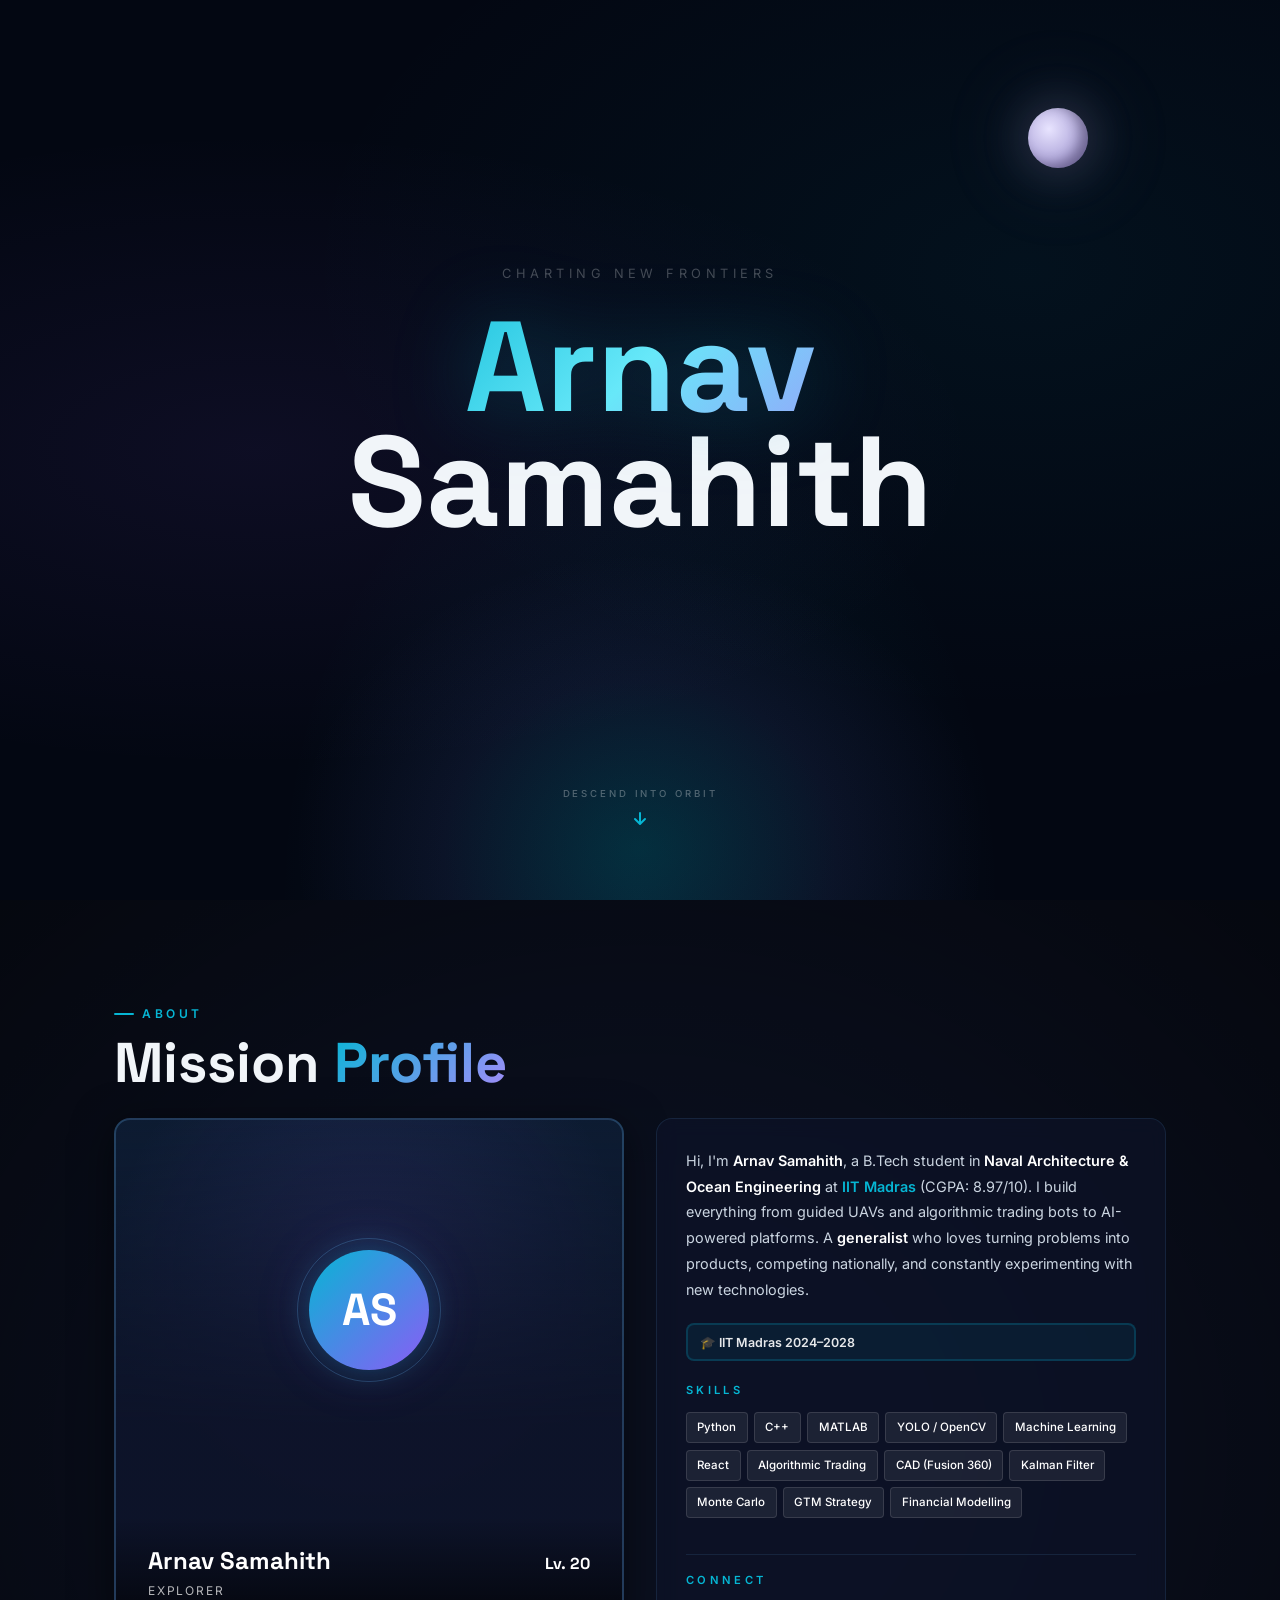
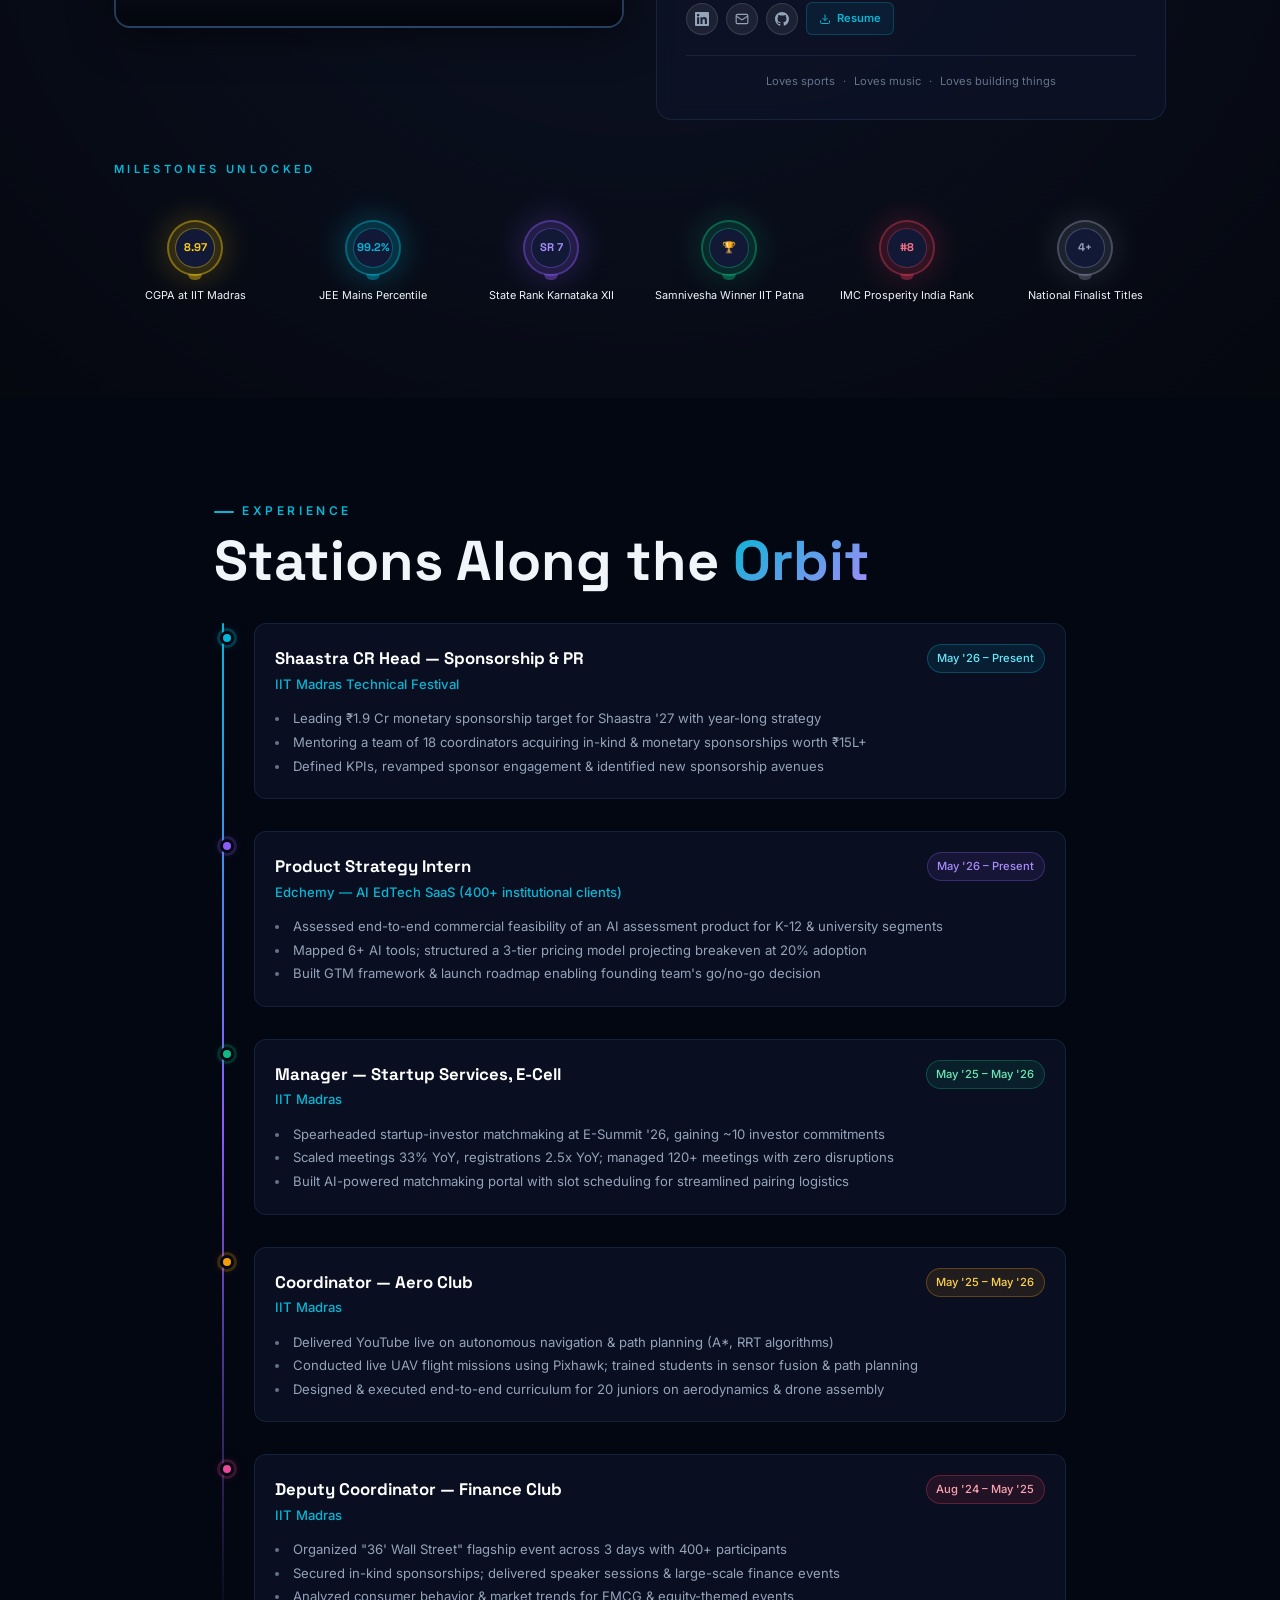
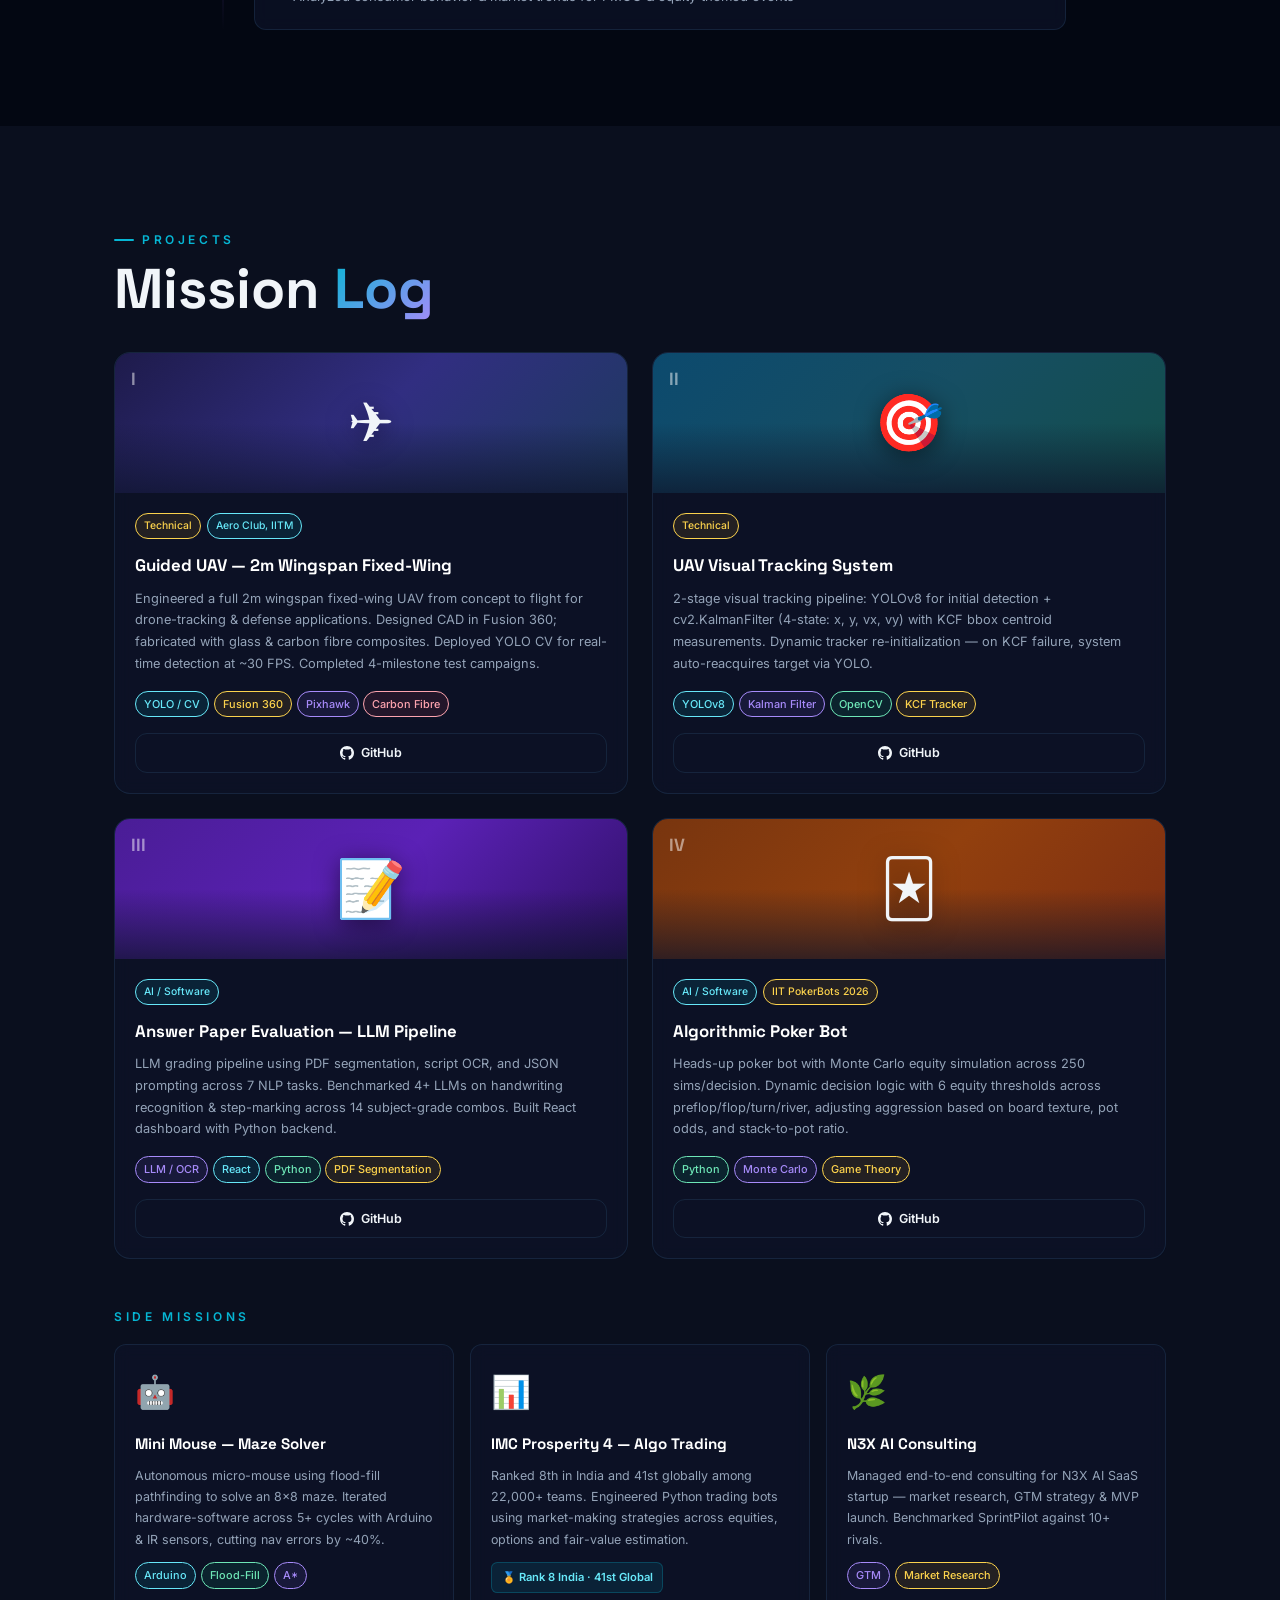
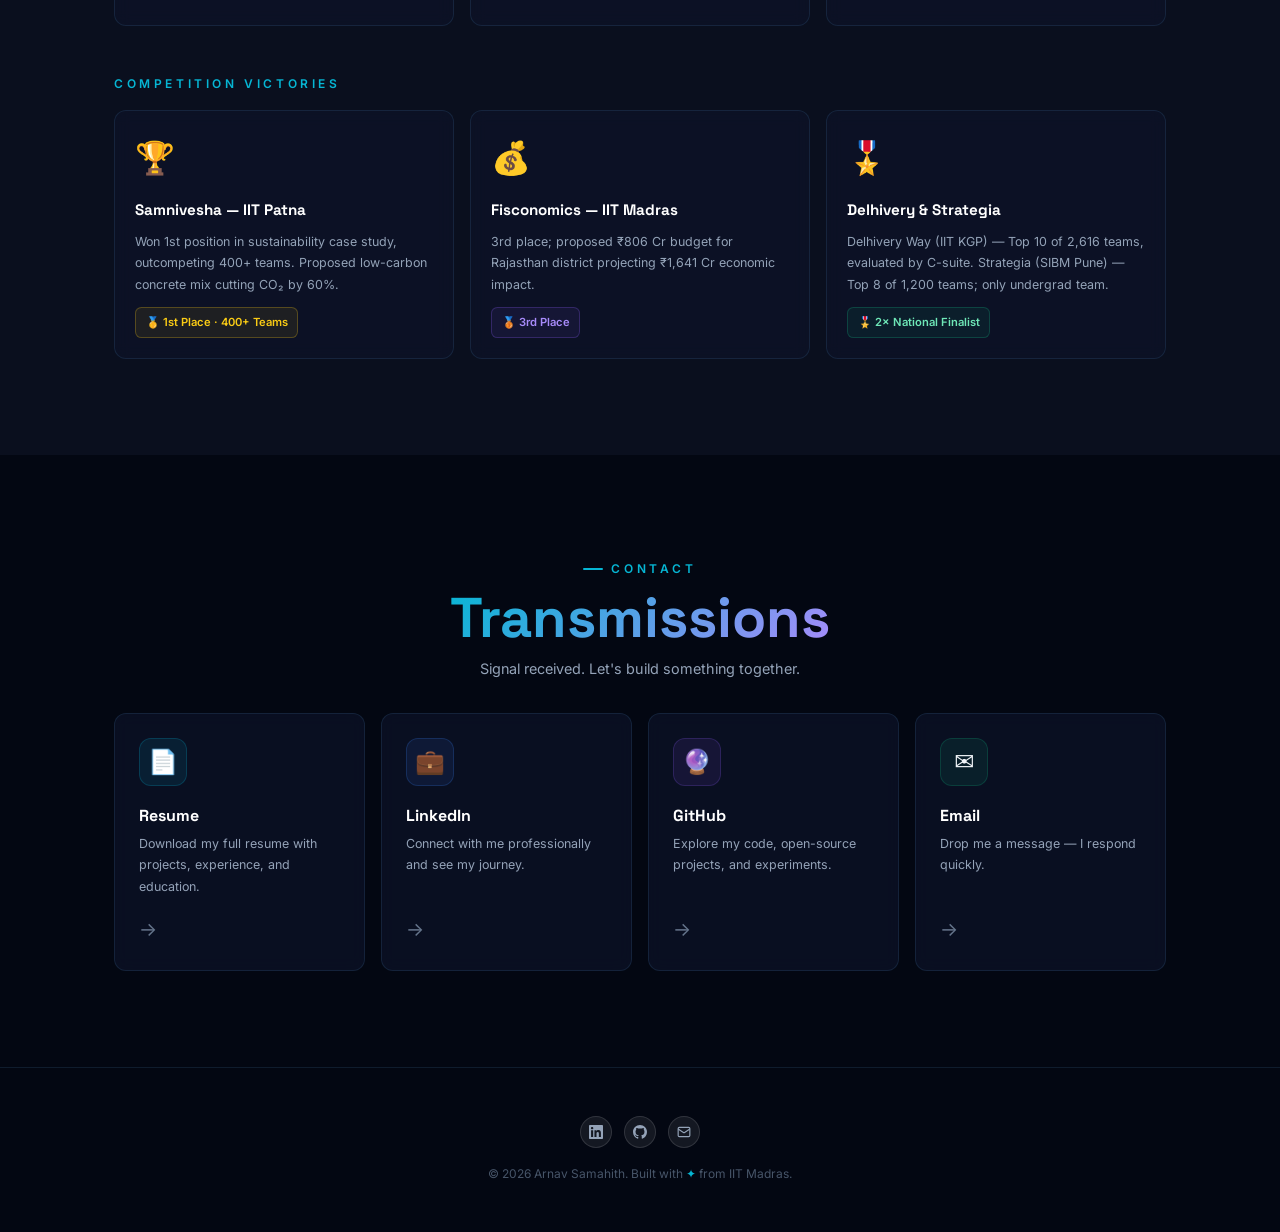
<file: index.html>
<!DOCTYPE html>
<html lang="en">
<head>
  <meta charset="UTF-8" />
  <meta name="viewport" content="width=device-width, initial-scale=1.0, viewport-fit=cover" />
  <meta name="theme-color" content="#030712" />
  <title>Arnav Samahith</title>
  <meta name="description" content="Arnav Samahith — Engineer | Builder | Strategist | IIT Madras | Building guided UAVs, algorithmic trading bots, and AI platforms" />
  <meta name="author" content="Arnav Samahith" />
  <meta name="keywords" content="Arnav Samahith, IIT Madras, software engineer, UAV, algorithmic trading, AI, portfolio" />
  <meta name="robots" content="index, follow" />
  <meta property="og:title" content="Arnav Samahith" />
  <meta property="og:description" content="Arnav Samahith — Engineer | Builder | Strategist | IIT Madras" />
  <meta property="og:type" content="website" />
  <link rel="stylesheet" href="css/style.css" />
</head>

<body>

  <!-- ═══════════════════════════════════════════════════════════
       NAVIGATION
       ═══════════════════════════════════════════════════════════ -->
  <nav class="nav" id="main-nav">
    <div class="nav-inner">
      <a href="#hero" class="nav-logo">
        <span class="accent">arnav</span><span class="dot">.</span>
      </a>
      <div class="nav-links">
        <a href="#about" class="nav-link" data-section="about">About</a>
        <a href="#experience" class="nav-link" data-section="experience">Experience</a>
        <a href="#projects" class="nav-link" data-section="projects">Projects</a>
        <a href="#contact" class="nav-link" data-section="contact">Contact</a>
      </div>
      <button class="nav-hamburger" id="hamburger-btn" aria-label="Open menu">
        <span></span><span></span><span></span>
      </button>
    </div>
  </nav>

  <!-- Mobile Menu -->
  <div class="mobile-overlay" id="mobile-menu">
    <button class="mobile-close" id="mobile-close" aria-label="Close menu">&times;</button>
    <a href="#about" class="mobile-link">About</a>
    <a href="#experience" class="mobile-link">Experience</a>
    <a href="#projects" class="mobile-link">Projects</a>
    <a href="#contact" class="mobile-link">Contact</a>
  </div>

  <main>

    <!-- ═══════════════════════════════════════════════════════════
         HERO
         ═══════════════════════════════════════════════════════════ -->
    <section class="hero" id="hero">
      <canvas class="hero-canvas" id="star-canvas"></canvas>
      <div class="celestial-body"></div>

      <div class="hero-content">
        <p class="hero-subtitle">charting new frontiers</p>
        <h1 class="hero-name">
          <span class="first">Arnav</span>
          <span class="last">Samahith</span>
        </h1>
      </div>

      <div class="hero-horizon"></div>

      <a href="#about" class="scroll-indicator">
        <span>descend into orbit</span>
        <svg width="18" height="18" viewBox="0 0 18 18" fill="none">
          <path d="M9 3L9 13M4 9L9 14L14 9" stroke="#06B6D4" stroke-width="2" stroke-linecap="round" stroke-linejoin="round"/>
        </svg>
      </a>
    </section>

    <!-- ═══════════════════════════════════════════════════════════
         ABOUT / MISSION PROFILE
         ═══════════════════════════════════════════════════════════ -->
    <section class="about-section" id="about">
      <div class="section-inner">

        <div class="reveal">
          <p class="section-label">About</p>
          <h2 class="section-title">Mission <span class="accent">Profile</span></h2>
        </div>

        <div class="about-grid">

          <!-- Profile Card -->
          <div class="reveal reveal-d1">
            <div class="profile-card">
              <div class="profile-card-inner">
                <div class="profile-avatar">AS</div>
              </div>
              <div class="profile-info">
                <div class="profile-bottom">
                  <div>
                    <h3>Arnav Samahith</h3>
                    <p class="role">Explorer</p>
                  </div>
                  <span class="level">Lv. 20</span>
                </div>
              </div>
            </div>
          </div>

          <!-- Bio Card -->
          <div class="reveal reveal-d2">
            <div class="bio-card">
              <p class="bio-text">
                Hi, I'm <strong>Arnav Samahith</strong>, a B.Tech student in
                <strong>Naval Architecture &amp; Ocean Engineering</strong> at
                <span class="highlight">IIT Madras</span> (CGPA: 8.97/10). I build everything
                from guided UAVs and algorithmic trading bots to AI-powered platforms.
                A <strong>generalist</strong> who loves turning problems into products,
                competing nationally, and constantly experimenting with new technologies.
              </p>

              <div class="edu-badge">🎓 IIT Madras 2024–2028</div>

              <div class="divider" style="display:none"></div>

              <!-- Skills -->
              <p class="skills-label">Skills</p>
              <div class="skill-tags">
                <span class="skill-tag">Python</span>
                <span class="skill-tag">C++</span>
                <span class="skill-tag">MATLAB</span>
                <span class="skill-tag">YOLO / OpenCV</span>
                <span class="skill-tag">Machine Learning</span>
                <span class="skill-tag">React</span>
                <span class="skill-tag">Algorithmic Trading</span>
                <span class="skill-tag">CAD (Fusion 360)</span>
                <span class="skill-tag">Kalman Filter</span>
                <span class="skill-tag">Monte Carlo</span>
                <span class="skill-tag">GTM Strategy</span>
                <span class="skill-tag">Financial Modelling</span>
              </div>

              <div class="divider"></div>

              <!-- Socials -->
              <p class="skills-label">Connect</p>
              <div class="social-row">
                <a href="https://linkedin.com/in/arnavsamahith" target="_blank" rel="noopener noreferrer" aria-label="LinkedIn" class="social-icon">
                  <svg viewBox="0 0 24 24" fill="currentColor"><path d="M20.447 20.452h-3.554v-5.569c0-1.328-.027-3.037-1.852-3.037-1.853 0-2.136 1.445-2.136 2.939v5.667H9.351V9h3.414v1.561h.046c.477-.9 1.637-1.85 3.37-1.85 3.601 0 4.267 2.37 4.267 5.455v6.286zM5.337 7.433c-1.144 0-2.063-.926-2.063-2.065 0-1.138.92-2.063 2.063-2.063 1.14 0 2.064.925 2.064 2.063 0 1.139-.925 2.065-2.064 2.065zm1.782 13.019H3.555V9h3.564v11.452zM22.225 0H1.771C.792 0 0 .774 0 1.729v20.542C0 23.227.792 24 1.771 24h20.451C23.2 24 24 23.227 24 22.271V1.729C24 .774 23.2 0 22.222 0h.003z"/></svg>
                </a>
                <a href="mailto:na24b025@smail.iitm.ac.in" aria-label="Email" class="social-icon">
                  <svg viewBox="0 0 24 24" fill="none" stroke="currentColor" stroke-width="2"><rect x="2" y="4" width="20" height="16" rx="2"/><path d="m22 7-8.97 5.7a1.94 1.94 0 0 1-2.06 0L2 7"/></svg>
                </a>
                <a href="https://github.com/arnavsamahith" target="_blank" rel="noopener noreferrer" aria-label="GitHub" class="social-icon">
                  <svg viewBox="0 0 24 24" fill="currentColor"><path d="M12 0c-6.626 0-12 5.373-12 12 0 5.302 3.438 9.8 8.207 11.387.599.111.793-.261.793-.577v-2.234c-3.338.726-4.033-1.416-4.033-1.416-.546-1.387-1.333-1.756-1.333-1.756-1.089-.745.083-.729.083-.729 1.205.084 1.839 1.237 1.839 1.237 1.07 1.834 2.807 1.304 3.492.997.107-.775.418-1.305.762-1.604-2.665-.305-5.467-1.334-5.467-5.931 0-1.311.469-2.381 1.236-3.221-.124-.303-.535-1.524.117-3.176 0 0 1.008-.322 3.301 1.23.957-.266 1.983-.399 3.003-.404 1.02.005 2.047.138 3.006.404 2.291-1.552 3.297-1.23 3.297-1.23.653 1.653.242 2.874.118 3.176.77.84 1.235 1.911 1.235 3.221 0 4.609-2.807 5.624-5.479 5.921.43.372.823 1.102.823 2.222v3.293c0 .319.192.694.801.576 4.765-1.589 8.199-6.086 8.199-11.386 0-6.627-5.373-12-12-12z"/></svg>
                </a>
                <a href="master.pdf" target="_blank" rel="noopener noreferrer" class="resume-link">
                  <svg viewBox="0 0 24 24" fill="none" stroke="currentColor" stroke-width="2"><path d="M21 15v4a2 2 0 0 1-2 2H5a2 2 0 0 1-2-2v-4"/><polyline points="7 10 12 15 17 10"/><line x1="12" y1="15" x2="12" y2="3"/></svg>
                  Resume
                </a>
              </div>

              <div class="divider" style="margin-top:auto"></div>
              <p class="bio-footer">
                Loves sports <span>·</span> Loves music <span>·</span> Loves building things
              </p>
            </div>
          </div>

        </div>

        <!-- Achievement Medals -->
        <div class="reveal reveal-d3">
          <p class="skills-label" style="margin-top:2.5rem; margin-bottom:1rem;">Milestones Unlocked</p>
          <div class="achievements-row">

            <div class="achievement">
              <div class="achievement-medal medal-gold">
                <div class="glow"></div>
                <div class="ring"><div class="inner"><span>8.97</span></div></div>
                <div class="tab"></div>
              </div>
              <p>CGPA at IIT Madras</p>
            </div>

            <div class="achievement">
              <div class="achievement-medal medal-cyan">
                <div class="glow"></div>
                <div class="ring"><div class="inner"><span>99.2%</span></div></div>
                <div class="tab"></div>
              </div>
              <p>JEE Mains Percentile</p>
            </div>

            <div class="achievement">
              <div class="achievement-medal medal-violet">
                <div class="glow"></div>
                <div class="ring"><div class="inner"><span>SR 7</span></div></div>
                <div class="tab"></div>
              </div>
              <p>State Rank Karnataka XII</p>
            </div>

            <div class="achievement">
              <div class="achievement-medal medal-emerald">
                <div class="glow"></div>
                <div class="ring"><div class="inner"><span>🏆</span></div></div>
                <div class="tab"></div>
              </div>
              <p>Samnivesha Winner IIT Patna</p>
            </div>

            <div class="achievement">
              <div class="achievement-medal medal-rose">
                <div class="glow"></div>
                <div class="ring"><div class="inner"><span>#8</span></div></div>
                <div class="tab"></div>
              </div>
              <p>IMC Prosperity India Rank</p>
            </div>

            <div class="achievement">
              <div class="achievement-medal medal-silver">
                <div class="glow"></div>
                <div class="ring"><div class="inner"><span>4+</span></div></div>
                <div class="tab"></div>
              </div>
              <p>National Finalist Titles</p>
            </div>

          </div>
        </div>

      </div>
    </section>

    <!-- ═══════════════════════════════════════════════════════════
         EXPERIENCE / STATIONS ALONG THE ORBIT
         ═══════════════════════════════════════════════════════════ -->
    <section class="experience-section" id="experience">
      <div class="section-inner" style="max-width:900px">

        <div class="reveal">
          <p class="section-label">Experience</p>
          <h2 class="section-title">Stations Along the <span class="accent">Orbit</span></h2>
        </div>

        <div class="timeline">

          <!-- 1. Shaastra -->
          <div class="timeline-item reveal reveal-d1">
            <div class="timeline-card">
              <div class="timeline-header">
                <div>
                  <h3>Shaastra CR Head — Sponsorship &amp; PR</h3>
                  <p class="org">IIT Madras Technical Festival</p>
                </div>
                <span class="timeline-badge badge-cyan">May '26 – Present</span>
              </div>
              <ul class="timeline-bullets">
                <li>Leading ₹1.9 Cr monetary sponsorship target for Shaastra '27 with year-long strategy</li>
                <li>Mentoring a team of 18 coordinators acquiring in-kind &amp; monetary sponsorships worth ₹15L+</li>
                <li>Defined KPIs, revamped sponsor engagement &amp; identified new sponsorship avenues</li>
              </ul>
            </div>
          </div>

          <!-- 2. Edchemy -->
          <div class="timeline-item reveal reveal-d2">
            <div class="timeline-card">
              <div class="timeline-header">
                <div>
                  <h3>Product Strategy Intern</h3>
                  <p class="org">Edchemy — AI EdTech SaaS (400+ institutional clients)</p>
                </div>
                <span class="timeline-badge badge-violet">May '26 – Present</span>
              </div>
              <ul class="timeline-bullets">
                <li>Assessed end-to-end commercial feasibility of an AI assessment product for K-12 &amp; university segments</li>
                <li>Mapped 6+ AI tools; structured a 3-tier pricing model projecting breakeven at 20% adoption</li>
                <li>Built GTM framework &amp; launch roadmap enabling founding team's go/no-go decision</li>
              </ul>
            </div>
          </div>

          <!-- 3. E-Cell -->
          <div class="timeline-item reveal reveal-d3">
            <div class="timeline-card">
              <div class="timeline-header">
                <div>
                  <h3>Manager — Startup Services, E-Cell</h3>
                  <p class="org">IIT Madras</p>
                </div>
                <span class="timeline-badge badge-emerald">May '25 – May '26</span>
              </div>
              <ul class="timeline-bullets">
                <li>Spearheaded startup-investor matchmaking at E-Summit '26, gaining ~10 investor commitments</li>
                <li>Scaled meetings 33% YoY, registrations 2.5x YoY; managed 120+ meetings with zero disruptions</li>
                <li>Built AI-powered matchmaking portal with slot scheduling for streamlined pairing logistics</li>
              </ul>
            </div>
          </div>

          <!-- 4. Aero Club -->
          <div class="timeline-item reveal reveal-d4">
            <div class="timeline-card">
              <div class="timeline-header">
                <div>
                  <h3>Coordinator — Aero Club</h3>
                  <p class="org">IIT Madras</p>
                </div>
                <span class="timeline-badge badge-amber">May '25 – May '26</span>
              </div>
              <ul class="timeline-bullets">
                <li>Delivered YouTube live on autonomous navigation &amp; path planning (A*, RRT algorithms)</li>
                <li>Conducted live UAV flight missions using Pixhawk; trained students in sensor fusion &amp; path planning</li>
                <li>Designed &amp; executed end-to-end curriculum for 20 juniors on aerodynamics &amp; drone assembly</li>
              </ul>
            </div>
          </div>

          <!-- 5. Finance Club -->
          <div class="timeline-item reveal reveal-d5">
            <div class="timeline-card">
              <div class="timeline-header">
                <div>
                  <h3>Deputy Coordinator — Finance Club</h3>
                  <p class="org">IIT Madras</p>
                </div>
                <span class="timeline-badge badge-rose">Aug '24 – May '25</span>
              </div>
              <ul class="timeline-bullets">
                <li>Organized "36' Wall Street" flagship event across 3 days with 400+ participants</li>
                <li>Secured in-kind sponsorships; delivered speaker sessions &amp; large-scale finance events</li>
                <li>Analyzed consumer behavior &amp; market trends for FMCG &amp; equity-themed events</li>
              </ul>
            </div>
          </div>

        </div>

      </div>
    </section>

    <!-- ═══════════════════════════════════════════════════════════
         PROJECTS / MISSION LOG
         ═══════════════════════════════════════════════════════════ -->
    <section class="projects-section" id="projects">
      <div class="section-inner">

        <div class="reveal">
          <p class="section-label">Projects</p>
          <h2 class="section-title">Mission <span class="accent">Log</span></h2>
        </div>

        <!-- Main Projects -->
        <div class="project-main-grid">

          <!-- I. Guided UAV -->
          <div class="project-card reveal reveal-d1">
            <div class="project-card-banner bg-uav">
              <span class="numeral">I</span>
              <span class="emoji">✈️</span>
            </div>
            <div class="project-card-body">
              <div class="project-card-tags">
                <span class="project-tag badge-amber">Technical</span>
                <span class="project-tag badge-cyan">Aero Club, IITM</span>
              </div>
              <h3>Guided UAV — 2m Wingspan Fixed-Wing</h3>
              <p>Engineered a full 2m wingspan fixed-wing UAV from concept to flight for drone-tracking &amp; defense applications. Designed CAD in Fusion 360; fabricated with glass &amp; carbon fibre composites. Deployed YOLO CV for real-time detection at ~30 FPS. Completed 4-milestone test campaigns.</p>
              <div class="project-tech-tags">
                <span class="tech-tag badge-cyan">YOLO / CV</span>
                <span class="tech-tag badge-amber">Fusion 360</span>
                <span class="tech-tag badge-violet">Pixhawk</span>
                <span class="tech-tag badge-rose">Carbon Fibre</span>
              </div>
              <div class="project-card-footer">
                <a href="https://github.com/arnavsamahith" target="_blank" rel="noopener" class="project-link">
                  <svg viewBox="0 0 24 24" fill="currentColor"><path d="M12 0c-6.626 0-12 5.373-12 12 0 5.302 3.438 9.8 8.207 11.387.599.111.793-.261.793-.577v-2.234c-3.338.726-4.033-1.416-4.033-1.416-.546-1.387-1.333-1.756-1.333-1.756-1.089-.745.083-.729.083-.729 1.205.084 1.839 1.237 1.839 1.237 1.07 1.834 2.807 1.304 3.492.997.107-.775.418-1.305.762-1.604-2.665-.305-5.467-1.334-5.467-5.931 0-1.311.469-2.381 1.236-3.221-.124-.303-.535-1.524.117-3.176 0 0 1.008-.322 3.301 1.23.957-.266 1.983-.399 3.003-.404 1.02.005 2.047.138 3.006.404 2.291-1.552 3.297-1.23 3.297-1.23.653 1.653.242 2.874.118 3.176.77.84 1.235 1.911 1.235 3.221 0 4.609-2.807 5.624-5.479 5.921.43.372.823 1.102.823 2.222v3.293c0 .319.192.694.801.576 4.765-1.589 8.199-6.086 8.199-11.386 0-6.627-5.373-12-12-12z"/></svg>
                  GitHub
                </a>
              </div>
            </div>
          </div>

          <!-- II. UAV Visual Tracking -->
          <div class="project-card reveal reveal-d2">
            <div class="project-card-banner bg-track">
              <span class="numeral">II</span>
              <span class="emoji">🎯</span>
            </div>
            <div class="project-card-body">
              <div class="project-card-tags">
                <span class="project-tag badge-amber">Technical</span>
              </div>
              <h3>UAV Visual Tracking System</h3>
              <p>2-stage visual tracking pipeline: YOLOv8 for initial detection + cv2.KalmanFilter (4-state: x, y, vx, vy) with KCF bbox centroid measurements. Dynamic tracker re-initialization — on KCF failure, system auto-reacquires target via YOLO.</p>
              <div class="project-tech-tags">
                <span class="tech-tag badge-cyan">YOLOv8</span>
                <span class="tech-tag badge-violet">Kalman Filter</span>
                <span class="tech-tag badge-emerald">OpenCV</span>
                <span class="tech-tag badge-amber">KCF Tracker</span>
              </div>
              <div class="project-card-footer">
                <a href="https://github.com/arnavsamahith" target="_blank" rel="noopener" class="project-link">
                  <svg viewBox="0 0 24 24" fill="currentColor"><path d="M12 0c-6.626 0-12 5.373-12 12 0 5.302 3.438 9.8 8.207 11.387.599.111.793-.261.793-.577v-2.234c-3.338.726-4.033-1.416-4.033-1.416-.546-1.387-1.333-1.756-1.333-1.756-1.089-.745.083-.729.083-.729 1.205.084 1.839 1.237 1.839 1.237 1.07 1.834 2.807 1.304 3.492.997.107-.775.418-1.305.762-1.604-2.665-.305-5.467-1.334-5.467-5.931 0-1.311.469-2.381 1.236-3.221-.124-.303-.535-1.524.117-3.176 0 0 1.008-.322 3.301 1.23.957-.266 1.983-.399 3.003-.404 1.02.005 2.047.138 3.006.404 2.291-1.552 3.297-1.23 3.297-1.23.653 1.653.242 2.874.118 3.176.77.84 1.235 1.911 1.235 3.221 0 4.609-2.807 5.624-5.479 5.921.43.372.823 1.102.823 2.222v3.293c0 .319.192.694.801.576 4.765-1.589 8.199-6.086 8.199-11.386 0-6.627-5.373-12-12-12z"/></svg>
                  GitHub
                </a>
              </div>
            </div>
          </div>

          <!-- III. Answer Paper Evaluation -->
          <div class="project-card reveal reveal-d1">
            <div class="project-card-banner bg-llm">
              <span class="numeral">III</span>
              <span class="emoji">📝</span>
            </div>
            <div class="project-card-body">
              <div class="project-card-tags">
                <span class="project-tag badge-cyan">AI / Software</span>
              </div>
              <h3>Answer Paper Evaluation — LLM Pipeline</h3>
              <p>LLM grading pipeline using PDF segmentation, script OCR, and JSON prompting across 7 NLP tasks. Benchmarked 4+ LLMs on handwriting recognition &amp; step-marking across 14 subject-grade combos. Built React dashboard with Python backend.</p>
              <div class="project-tech-tags">
                <span class="tech-tag badge-violet">LLM / OCR</span>
                <span class="tech-tag badge-cyan">React</span>
                <span class="tech-tag badge-emerald">Python</span>
                <span class="tech-tag badge-amber">PDF Segmentation</span>
              </div>
              <div class="project-card-footer">
                <a href="https://github.com/arnavsamahith" target="_blank" rel="noopener" class="project-link">
                  <svg viewBox="0 0 24 24" fill="currentColor"><path d="M12 0c-6.626 0-12 5.373-12 12 0 5.302 3.438 9.8 8.207 11.387.599.111.793-.261.793-.577v-2.234c-3.338.726-4.033-1.416-4.033-1.416-.546-1.387-1.333-1.756-1.333-1.756-1.089-.745.083-.729.083-.729 1.205.084 1.839 1.237 1.839 1.237 1.07 1.834 2.807 1.304 3.492.997.107-.775.418-1.305.762-1.604-2.665-.305-5.467-1.334-5.467-5.931 0-1.311.469-2.381 1.236-3.221-.124-.303-.535-1.524.117-3.176 0 0 1.008-.322 3.301 1.23.957-.266 1.983-.399 3.003-.404 1.02.005 2.047.138 3.006.404 2.291-1.552 3.297-1.23 3.297-1.23.653 1.653.242 2.874.118 3.176.77.84 1.235 1.911 1.235 3.221 0 4.609-2.807 5.624-5.479 5.921.43.372.823 1.102.823 2.222v3.293c0 .319.192.694.801.576 4.765-1.589 8.199-6.086 8.199-11.386 0-6.627-5.373-12-12-12z"/></svg>
                  GitHub
                </a>
              </div>
            </div>
          </div>

          <!-- IV. Algorithmic Poker Bot -->
          <div class="project-card reveal reveal-d2">
            <div class="project-card-banner bg-poker">
              <span class="numeral">IV</span>
              <span class="emoji">🃏</span>
            </div>
            <div class="project-card-body">
              <div class="project-card-tags">
                <span class="project-tag badge-cyan">AI / Software</span>
                <span class="project-tag badge-amber">IIT PokerBots 2026</span>
              </div>
              <h3>Algorithmic Poker Bot</h3>
              <p>Heads-up poker bot with Monte Carlo equity simulation across 250 sims/decision. Dynamic decision logic with 6 equity thresholds across preflop/flop/turn/river, adjusting aggression based on board texture, pot odds, and stack-to-pot ratio.</p>
              <div class="project-tech-tags">
                <span class="tech-tag badge-emerald">Python</span>
                <span class="tech-tag badge-violet">Monte Carlo</span>
                <span class="tech-tag badge-amber">Game Theory</span>
              </div>
              <div class="project-card-footer">
                <a href="https://github.com/arnavsamahith" target="_blank" rel="noopener" class="project-link">
                  <svg viewBox="0 0 24 24" fill="currentColor"><path d="M12 0c-6.626 0-12 5.373-12 12 0 5.302 3.438 9.8 8.207 11.387.599.111.793-.261.793-.577v-2.234c-3.338.726-4.033-1.416-4.033-1.416-.546-1.387-1.333-1.756-1.333-1.756-1.089-.745.083-.729.083-.729 1.205.084 1.839 1.237 1.839 1.237 1.07 1.834 2.807 1.304 3.492.997.107-.775.418-1.305.762-1.604-2.665-.305-5.467-1.334-5.467-5.931 0-1.311.469-2.381 1.236-3.221-.124-.303-.535-1.524.117-3.176 0 0 1.008-.322 3.301 1.23.957-.266 1.983-.399 3.003-.404 1.02.005 2.047.138 3.006.404 2.291-1.552 3.297-1.23 3.297-1.23.653 1.653.242 2.874.118 3.176.77.84 1.235 1.911 1.235 3.221 0 4.609-2.807 5.624-5.479 5.921.43.372.823 1.102.823 2.222v3.293c0 .319.192.694.801.576 4.765-1.589 8.199-6.086 8.199-11.386 0-6.627-5.373-12-12-12z"/></svg>
                  GitHub
                </a>
              </div>
            </div>
          </div>

        </div>

        <!-- Side Missions -->
        <p class="sub-heading reveal">Side Missions</p>
        <div class="side-grid">

          <div class="side-card reveal reveal-d1">
            <div class="card-emoji">🤖</div>
            <h4>Mini Mouse — Maze Solver</h4>
            <p>Autonomous micro-mouse using flood-fill pathfinding to solve an 8×8 maze. Iterated hardware-software across 5+ cycles with Arduino &amp; IR sensors, cutting nav errors by ~40%.</p>
            <div class="project-tech-tags">
              <span class="tech-tag badge-cyan">Arduino</span>
              <span class="tech-tag badge-emerald">Flood-Fill</span>
              <span class="tech-tag badge-violet">A*</span>
            </div>
          </div>

          <div class="side-card reveal reveal-d2">
            <div class="card-emoji">📊</div>
            <h4>IMC Prosperity 4 — Algo Trading</h4>
            <p>Ranked 8th in India and 41st globally among 22,000+ teams. Engineered Python trading bots using market-making strategies across equities, options and fair-value estimation.</p>
            <div class="mini-result" style="background:rgba(6,182,212,0.1); color:var(--cyan-light); border: 1px solid rgba(6,182,212,0.25); border-radius:0.4rem;">🏅 Rank 8 India · 41st Global</div>
          </div>

          <div class="side-card reveal reveal-d3">
            <div class="card-emoji">🌿</div>
            <h4>N3X AI Consulting</h4>
            <p>Managed end-to-end consulting for N3X AI SaaS startup — market research, GTM strategy &amp; MVP launch. Benchmarked SprintPilot against 10+ rivals.</p>
            <div class="project-tech-tags">
              <span class="tech-tag badge-violet">GTM</span>
              <span class="tech-tag badge-amber">Market Research</span>
            </div>
          </div>

        </div>

        <!-- Competition Victories -->
        <p class="sub-heading reveal">Competition Victories</p>
        <div class="side-grid">

          <div class="side-card reveal reveal-d1">
            <div class="card-emoji">🏆</div>
            <h4>Samnivesha — IIT Patna</h4>
            <p>Won 1st position in sustainability case study, outcompeting 400+ teams. Proposed low-carbon concrete mix cutting CO₂ by 60%.</p>
            <div class="mini-result" style="background:rgba(250,204,21,0.08); color:#FACC15; border: 1px solid rgba(250,204,21,0.25); border-radius:0.4rem;">🥇 1st Place · 400+ Teams</div>
          </div>

          <div class="side-card reveal reveal-d2">
            <div class="card-emoji">💰</div>
            <h4>Fisconomics — IIT Madras</h4>
            <p>3rd place; proposed ₹806 Cr budget for Rajasthan district projecting ₹1,641 Cr economic impact.</p>
            <div class="mini-result" style="background:rgba(139,92,246,0.08); color:var(--violet-light); border: 1px solid rgba(139,92,246,0.25); border-radius:0.4rem;">🥉 3rd Place</div>
          </div>

          <div class="side-card reveal reveal-d3">
            <div class="card-emoji">🎖️</div>
            <h4>Delhivery &amp; Strategia</h4>
            <p>Delhivery Way (IIT KGP) — Top 10 of 2,616 teams, evaluated by C-suite. Strategia (SIBM Pune) — Top 8 of 1,200 teams; only undergrad team.</p>
            <div class="mini-result" style="background:rgba(16,185,129,0.08); color:#6EE7B7; border: 1px solid rgba(16,185,129,0.25); border-radius:0.4rem;">🎖️ 2× National Finalist</div>
          </div>

        </div>

      </div>
    </section>

    <!-- ═══════════════════════════════════════════════════════════
         CONTACT / TRANSMISSIONS
         ═══════════════════════════════════════════════════════════ -->
    <section class="contact-section" id="contact">
      <div class="section-inner">

        <div class="reveal" style="text-align:center">
          <p class="section-label" style="justify-content:center">Contact</p>
          <h2 class="section-title"><span class="accent">Transmissions</span></h2>
          <p style="color:var(--text-muted); font-size:0.9rem; margin-top:0.5rem; max-width:500px; margin-left:auto; margin-right:auto;">
            Signal received. Let's build something together.
          </p>
        </div>

        <div class="contact-grid">

          <a href="master.pdf" target="_blank" rel="noopener" class="contact-card reveal reveal-d1" id="contact-resume">
            <div class="contact-card-icon" style="background:rgba(6,182,212,0.1); border:1px solid rgba(6,182,212,0.2);">📄</div>
            <h4>Resume</h4>
            <p>Download my full resume with projects, experience, and education.</p>
            <span class="arrow">→</span>
          </a>

          <a href="https://linkedin.com/in/arnavsamahith" target="_blank" rel="noopener" class="contact-card reveal reveal-d2" id="contact-linkedin">
            <div class="contact-card-icon" style="background:rgba(59,130,246,0.1); border:1px solid rgba(59,130,246,0.2);">💼</div>
            <h4>LinkedIn</h4>
            <p>Connect with me professionally and see my journey.</p>
            <span class="arrow">→</span>
          </a>

          <a href="https://github.com/arnavsamahith" target="_blank" rel="noopener" class="contact-card reveal reveal-d3" id="contact-github">
            <div class="contact-card-icon" style="background:rgba(139,92,246,0.1); border:1px solid rgba(139,92,246,0.2);">🔮</div>
            <h4>GitHub</h4>
            <p>Explore my code, open-source projects, and experiments.</p>
            <span class="arrow">→</span>
          </a>

          <a href="mailto:na24b025@smail.iitm.ac.in" class="contact-card reveal reveal-d4" id="contact-email">
            <div class="contact-card-icon" style="background:rgba(16,185,129,0.1); border:1px solid rgba(16,185,129,0.2);">✉️</div>
            <h4>Email</h4>
            <p>Drop me a message — I respond quickly.</p>
            <span class="arrow">→</span>
          </a>

        </div>

      </div>
    </section>

  </main>

  <!-- ═══════════════════════════════════════════════════════════
       FOOTER
       ═══════════════════════════════════════════════════════════ -->
  <footer class="site-footer">
    <div class="footer-inner">
      <div class="footer-social">
        <a href="https://linkedin.com/in/arnavsamahith" target="_blank" rel="noopener" class="social-icon" aria-label="LinkedIn">
          <svg viewBox="0 0 24 24" fill="currentColor"><path d="M20.447 20.452h-3.554v-5.569c0-1.328-.027-3.037-1.852-3.037-1.853 0-2.136 1.445-2.136 2.939v5.667H9.351V9h3.414v1.561h.046c.477-.9 1.637-1.85 3.37-1.85 3.601 0 4.267 2.37 4.267 5.455v6.286zM5.337 7.433c-1.144 0-2.063-.926-2.063-2.065 0-1.138.92-2.063 2.063-2.063 1.14 0 2.064.925 2.064 2.063 0 1.139-.925 2.065-2.064 2.065zm1.782 13.019H3.555V9h3.564v11.452zM22.225 0H1.771C.792 0 0 .774 0 1.729v20.542C0 23.227.792 24 1.771 24h20.451C23.2 24 24 23.227 24 22.271V1.729C24 .774 23.2 0 22.222 0h.003z"/></svg>
        </a>
        <a href="https://github.com/arnavsamahith" target="_blank" rel="noopener" class="social-icon" aria-label="GitHub">
          <svg viewBox="0 0 24 24" fill="currentColor"><path d="M12 0c-6.626 0-12 5.373-12 12 0 5.302 3.438 9.8 8.207 11.387.599.111.793-.261.793-.577v-2.234c-3.338.726-4.033-1.416-4.033-1.416-.546-1.387-1.333-1.756-1.333-1.756-1.089-.745.083-.729.083-.729 1.205.084 1.839 1.237 1.839 1.237 1.07 1.834 2.807 1.304 3.492.997.107-.775.418-1.305.762-1.604-2.665-.305-5.467-1.334-5.467-5.931 0-1.311.469-2.381 1.236-3.221-.124-.303-.535-1.524.117-3.176 0 0 1.008-.322 3.301 1.23.957-.266 1.983-.399 3.003-.404 1.02.005 2.047.138 3.006.404 2.291-1.552 3.297-1.23 3.297-1.23.653 1.653.242 2.874.118 3.176.77.84 1.235 1.911 1.235 3.221 0 4.609-2.807 5.624-5.479 5.921.43.372.823 1.102.823 2.222v3.293c0 .319.192.694.801.576 4.765-1.589 8.199-6.086 8.199-11.386 0-6.627-5.373-12-12-12z"/></svg>
        </a>
        <a href="mailto:na24b025@smail.iitm.ac.in" class="social-icon" aria-label="Email">
          <svg viewBox="0 0 24 24" fill="none" stroke="currentColor" stroke-width="2"><rect x="2" y="4" width="20" height="16" rx="2"/><path d="m22 7-8.97 5.7a1.94 1.94 0 0 1-2.06 0L2 7"/></svg>
        </a>
      </div>
      <p class="footer-text">
        &copy; 2026 Arnav Samahith. Built with <span class="heart">✦</span> from IIT Madras.
      </p>
    </div>
  </footer>

  <script src="js/main.js"></script>
</body>
</html>
</file>
<file: css/style.css>
/* ============================================================
   style.css — Cosmic Explorer Theme
   Deep-space portfolio with cyan/violet accents
   ============================================================ */

/* ── Fonts ─────────────────────────────────────────────────── */
@import url('https://fonts.googleapis.com/css2?family=Space+Grotesk:wght@400;500;600;700&family=Inter:wght@300;400;500;600;700;800;900&display=swap');

/* ── Root Variables ────────────────────────────────────────── */
:root {
  --bg-void:       #030712;
  --bg-deep:       #0a0f1e;
  --bg-nebula:     #0d1329;
  --bg-card:       rgba(13, 19, 41, 0.7);
  --bg-card-solid: #111936;
  --border:        rgba(99, 179, 237, 0.12);
  --border-strong: rgba(99, 179, 237, 0.25);
  --cyan:          #06B6D4;
  --cyan-light:    #67E8F9;
  --cyan-dark:     #0891B2;
  --cyan-glow:     rgba(6, 182, 212, 0.25);
  --violet:        #8B5CF6;
  --violet-light:  #A78BFA;
  --violet-glow:   rgba(139, 92, 246, 0.2);
  --text-primary:  #F1F5F9;
  --text-secondary:#CBD5E1;
  --text-muted:    #94A3B8;
  --text-subtle:   #64748B;
  --text-dim:      #475569;
  --font-heading:  'Space Grotesk', sans-serif;
  --font-body:     'Inter', system-ui, sans-serif;
}

/* ── Base Reset ────────────────────────────────────────────── */
*, *::before, *::after { box-sizing: border-box; margin: 0; padding: 0; }

html {
  scroll-behavior: smooth;
  -webkit-text-size-adjust: 100%;
  font-size: 16px;
}

body {
  font-family: var(--font-body);
  background-color: var(--bg-void);
  color: var(--text-primary);
  line-height: 1.7;
  overflow-x: hidden;
  min-height: 100vh;
  -webkit-font-smoothing: antialiased;
  -moz-osx-font-smoothing: grayscale;
}

a { color: inherit; text-decoration: none; }
ul, ol { list-style: none; }
img { max-width: 100%; display: block; }
button { font-family: inherit; cursor: pointer; border: none; background: none; }

/* ── Custom Scrollbar ──────────────────────────────────────── */
::-webkit-scrollbar { width: 6px; }
::-webkit-scrollbar-track { background: var(--bg-void); }
::-webkit-scrollbar-thumb {
  background: var(--cyan-dark);
  border-radius: 3px;
}
::-webkit-scrollbar-thumb:hover { background: var(--cyan); }

/* ── Selection ─────────────────────────────────────────────── */
::selection {
  background: var(--cyan-glow);
  color: var(--cyan-light);
}

/* ============================================================
   NAVIGATION
   ============================================================ */

.nav {
  position: fixed;
  top: 0;
  left: 0;
  right: 0;
  z-index: 100;
  padding: 1rem 2rem;
  transition: all 0.4s cubic-bezier(0.4, 0, 0.2, 1);
  transform: translateY(-100%);
  opacity: 0;
}

.nav.visible {
  transform: translateY(0);
  opacity: 1;
}

.nav.scrolled {
  background: rgba(3, 7, 18, 0.85);
  backdrop-filter: blur(20px);
  -webkit-backdrop-filter: blur(20px);
  border-bottom: 1px solid var(--border);
  box-shadow: 0 4px 30px rgba(0, 0, 0, 0.4);
}

.nav-inner {
  max-width: 1200px;
  margin: 0 auto;
  display: flex;
  align-items: center;
  justify-content: space-between;
}

.nav-logo {
  font-family: var(--font-heading);
  font-weight: 700;
  font-size: 1.15rem;
  letter-spacing: -0.02em;
}

.nav-logo .accent { color: var(--cyan); }
.nav-logo .dot { color: var(--text-subtle); }

.nav-links {
  display: flex;
  align-items: center;
  gap: 2rem;
}

.nav-link {
  position: relative;
  color: var(--text-muted);
  font-size: 0.85rem;
  font-weight: 500;
  letter-spacing: 0.03em;
  transition: color 0.3s ease;
}

.nav-link::after {
  content: '';
  position: absolute;
  bottom: -4px;
  left: 0;
  width: 0;
  height: 2px;
  background: linear-gradient(90deg, var(--cyan), var(--violet));
  border-radius: 2px;
  transition: width 0.3s cubic-bezier(0.4, 0, 0.2, 1);
}

.nav-link:hover,
.nav-link.active {
  color: var(--text-primary);
}

.nav-link:hover::after,
.nav-link.active::after {
  width: 100%;
}

/* Mobile hamburger */
.nav-hamburger {
  display: none;
  flex-direction: column;
  gap: 5px;
  padding: 0.5rem;
}

.nav-hamburger span {
  display: block;
  width: 22px;
  height: 2px;
  background: var(--text-muted);
  border-radius: 2px;
  transition: all 0.3s ease;
}

/* Mobile menu overlay */
.mobile-overlay {
  display: none;
  position: fixed;
  inset: 0;
  z-index: 99;
  background: rgba(3, 7, 18, 0.97);
  backdrop-filter: blur(20px);
  flex-direction: column;
  align-items: center;
  justify-content: center;
  gap: 2rem;
}

.mobile-overlay.open {
  display: flex;
}

.mobile-overlay a {
  font-family: var(--font-heading);
  font-size: 1.8rem;
  font-weight: 600;
  color: var(--text-muted);
  transition: color 0.2s;
}

.mobile-overlay a:hover { color: var(--cyan); }

.mobile-close {
  position: absolute;
  top: 1.5rem;
  right: 1.5rem;
  color: var(--text-muted);
  font-size: 1.8rem;
  transition: color 0.2s;
}

.mobile-close:hover { color: var(--text-primary); }

@media (max-width: 768px) {
  .nav-links { display: none; }
  .nav-hamburger { display: flex; }
}

/* ============================================================
   HERO SECTION
   ============================================================ */

.hero {
  position: relative;
  height: 100vh;
  display: flex;
  flex-direction: column;
  align-items: center;
  justify-content: center;
  overflow: hidden;
  background: var(--bg-void);
}

/* Star canvas */
.hero-canvas {
  position: absolute;
  inset: 0;
  width: 100%;
  height: 100%;
  z-index: 1;
  pointer-events: none;
}

/* Nebula gradient overlay */
.hero::before {
  content: '';
  position: absolute;
  inset: 0;
  z-index: 2;
  background:
    radial-gradient(ellipse at 20% 50%, rgba(139, 92, 246, 0.08) 0%, transparent 50%),
    radial-gradient(ellipse at 80% 30%, rgba(6, 182, 212, 0.06) 0%, transparent 50%),
    radial-gradient(ellipse at 50% 100%, rgba(6, 182, 212, 0.1) 0%, transparent 40%);
  pointer-events: none;
}

/* Celestial body — moon/planet */
.celestial-body {
  position: absolute;
  top: 12%;
  right: 15%;
  width: 60px;
  height: 60px;
  border-radius: 50%;
  background: radial-gradient(circle at 35% 35%, #e8e4ff, #b8b0e0 50%, #8878c8);
  box-shadow:
    0 0 40px 10px rgba(184, 176, 224, 0.15),
    0 0 80px 30px rgba(184, 176, 224, 0.06),
    inset -8px -4px 12px rgba(0, 0, 0, 0.3);
  z-index: 3;
}

/* Hero content */
.hero-content {
  position: relative;
  z-index: 10;
  text-align: center;
  padding: 0 1.5rem;
  margin-top: -10vh;
}

.hero-subtitle {
  color: rgba(255, 255, 255, 0.25);
  font-size: 0.8rem;
  letter-spacing: 0.35em;
  text-transform: uppercase;
  margin-bottom: 1.5rem;
  opacity: 0;
  transform: translateY(10px);
  animation: fadeInUp 0.8s ease 0.3s forwards;
}

.hero-name {
  font-family: var(--font-heading);
  font-weight: 700;
  font-size: clamp(3.5rem, 10vw, 11rem);
  line-height: 0.9;
  margin-bottom: 0.5rem;
  opacity: 0;
  transform: translateY(30px);
  animation: fadeInUp 1s ease 0.5s forwards;
}

.hero-name .first {
  display: block;
  background: linear-gradient(135deg, var(--cyan) 0%, var(--cyan-light) 50%, var(--violet-light) 100%);
  -webkit-background-clip: text;
  -webkit-text-fill-color: transparent;
  background-clip: text;
  filter: drop-shadow(0 0 40px rgba(6, 182, 212, 0.3));
}

.hero-name .last {
  display: block;
  color: var(--text-primary);
}

/* Horizon glow */
.hero-horizon {
  position: absolute;
  left: 50%;
  bottom: 0;
  transform: translateX(-50%);
  width: 700px;
  height: 350px;
  background: radial-gradient(ellipse at 50% 85%, rgba(6, 182, 212, 0.15) 0%, rgba(139, 92, 246, 0.06) 40%, transparent 70%);
  z-index: 4;
  pointer-events: none;
}

/* Scroll indicator */
.scroll-indicator {
  position: absolute;
  bottom: 8%;
  z-index: 20;
  display: flex;
  flex-direction: column;
  align-items: center;
  gap: 0.5rem;
  opacity: 0;
  animation: fadeInUp 0.6s ease 1.2s forwards;
}

.scroll-indicator span {
  font-size: 0.6rem;
  letter-spacing: 0.3em;
  text-transform: uppercase;
  color: rgba(255, 255, 255, 0.3);
  font-weight: 500;
}

.scroll-indicator svg {
  animation: bobDown 2s ease-in-out infinite;
}

@keyframes bobDown {
  0%, 100% { transform: translateY(0); }
  50% { transform: translateY(6px); }
}

@keyframes fadeInUp {
  to {
    opacity: 1;
    transform: translateY(0);
  }
}

/* ============================================================
   SECTION COMMON
   ============================================================ */

section {
  position: relative;
}

.section-inner {
  max-width: 1100px;
  margin: 0 auto;
  padding: 6rem 1.5rem;
}

.section-label {
  display: inline-flex;
  align-items: center;
  gap: 0.5rem;
  font-size: 0.75rem;
  font-weight: 600;
  letter-spacing: 0.3em;
  text-transform: uppercase;
  color: var(--cyan);
  margin-bottom: 0.5rem;
}

.section-label::before {
  content: '';
  display: inline-block;
  width: 20px;
  height: 2px;
  background: var(--cyan);
  border-radius: 2px;
}

.section-title {
  font-family: var(--font-heading);
  font-weight: 700;
  font-size: clamp(2rem, 5vw, 3.5rem);
  color: var(--text-primary);
  margin-bottom: 0.25rem;
  line-height: 1.1;
}

.section-title .accent {
  background: linear-gradient(135deg, var(--cyan), var(--violet-light));
  -webkit-background-clip: text;
  -webkit-text-fill-color: transparent;
  background-clip: text;
}

/* ============================================================
   ABOUT / MISSION PROFILE
   ============================================================ */

.about-section {
  background:
    radial-gradient(ellipse at 50% 50%, transparent 30%, rgba(0, 0, 0, 0.5) 100%),
    var(--bg-deep);
}

.about-grid {
  display: grid;
  grid-template-columns: 1fr 1fr;
  gap: 2rem;
  align-items: stretch;
  margin-top: 1.5rem;
}

/* Profile card */
.profile-card {
  position: relative;
  border-radius: 1rem;
  overflow: hidden;
  border: 2px solid var(--border-strong);
  box-shadow: 0 8px 40px rgba(0, 0, 0, 0.5);
  aspect-ratio: 1 / 1;
  display: flex;
  flex-direction: column;
  justify-content: flex-end;
  background:
    linear-gradient(180deg, rgba(6, 182, 212, 0.05) 0%, rgba(13, 19, 41, 0.9) 60%),
    radial-gradient(circle at 50% 30%, rgba(139, 92, 246, 0.15) 0%, transparent 60%),
    var(--bg-nebula);
}

.profile-card-inner {
  padding: 2rem;
  display: flex;
  flex-direction: column;
  align-items: center;
  justify-content: center;
  flex: 1;
}

.profile-avatar {
  width: 120px;
  height: 120px;
  border-radius: 50%;
  background: linear-gradient(135deg, var(--cyan), var(--violet));
  display: flex;
  align-items: center;
  justify-content: center;
  font-family: var(--font-heading);
  font-weight: 700;
  font-size: 2.8rem;
  color: white;
  margin-bottom: 1rem;
  box-shadow: 0 0 30px var(--cyan-glow), 0 0 60px rgba(139, 92, 246, 0.15);
  position: relative;
}

/* Orbital ring around avatar */
.profile-avatar::before {
  content: '';
  position: absolute;
  inset: -12px;
  border-radius: 50%;
  border: 1px solid var(--border-strong);
  animation: orbitPulse 4s ease-in-out infinite;
}

@keyframes orbitPulse {
  0%, 100% { opacity: 0.4; transform: scale(1); }
  50% { opacity: 0.8; transform: scale(1.05); }
}

.profile-info {
  padding: 1.5rem 2rem;
  background: linear-gradient(to top, rgba(0, 0, 0, 0.7) 0%, transparent 100%);
}

.profile-info h3 {
  font-family: var(--font-heading);
  font-weight: 700;
  font-size: 1.5rem;
  color: white;
}

.profile-info .role {
  font-size: 0.75rem;
  text-transform: uppercase;
  letter-spacing: 0.15em;
  color: rgba(255, 255, 255, 0.7);
}

.profile-info .level {
  font-family: var(--font-heading);
  font-weight: 700;
  font-size: 1rem;
  color: white;
}

.profile-bottom {
  display: flex;
  align-items: baseline;
  justify-content: space-between;
}

/* Bio card */
.bio-card {
  background: var(--bg-card);
  border-radius: 1rem;
  padding: 1.8rem;
  border: 1px solid var(--border);
  display: flex;
  flex-direction: column;
  backdrop-filter: blur(10px);
}

.bio-text {
  color: var(--text-secondary);
  font-size: 0.9rem;
  line-height: 1.8;
  margin-bottom: 1.25rem;
}

.bio-text strong { color: white; font-weight: 600; }
.bio-text .highlight { color: var(--cyan); font-weight: 600; }

/* Education badge */
.edu-badge {
  display: inline-flex;
  align-items: center;
  gap: 0.5rem;
  background: rgba(6, 182, 212, 0.08);
  border: 2px solid rgba(6, 182, 212, 0.2);
  border-radius: 0.5rem;
  padding: 0.4rem 0.75rem;
  font-size: 0.78rem;
  font-weight: 600;
  color: rgba(255, 255, 255, 0.9);
  margin-bottom: 1.25rem;
}

/* Divider */
.divider {
  width: 100%;
  height: 1px;
  background: var(--border);
  margin: 1rem 0;
}

/* Skill tags */
.skills-label {
  font-size: 0.7rem;
  font-weight: 600;
  letter-spacing: 0.3em;
  text-transform: uppercase;
  color: var(--cyan);
  margin-bottom: 0.75rem;
}

.skill-tags {
  display: flex;
  flex-wrap: wrap;
  gap: 0.4rem;
  margin-bottom: 1.25rem;
}

.skill-tag {
  padding: 0.3rem 0.65rem;
  font-size: 0.72rem;
  font-weight: 500;
  color: white;
  background: rgba(255, 255, 255, 0.07);
  border: 1px solid rgba(255, 255, 255, 0.12);
  border-radius: 0.25rem;
  transition: all 0.2s ease;
}

.skill-tag:hover {
  background: rgba(6, 182, 212, 0.12);
  border-color: var(--cyan-glow);
}

/* Social links */
.social-row {
  display: flex;
  align-items: center;
  gap: 0.5rem;
  margin-bottom: 1.25rem;
}

.social-icon {
  width: 32px;
  height: 32px;
  border-radius: 50%;
  background: rgba(255, 255, 255, 0.07);
  border: 1px solid rgba(255, 255, 255, 0.12);
  display: flex;
  align-items: center;
  justify-content: center;
  color: var(--text-muted);
  transition: all 0.25s ease;
}

.social-icon:hover {
  color: var(--cyan);
  border-color: rgba(6, 182, 212, 0.4);
  background: rgba(6, 182, 212, 0.1);
  transform: translateY(-2px);
}

.social-icon svg {
  width: 14px;
  height: 14px;
}

.resume-link {
  display: inline-flex;
  align-items: center;
  gap: 0.4rem;
  background: rgba(6, 182, 212, 0.08);
  border: 1px solid rgba(6, 182, 212, 0.25);
  color: var(--cyan);
  font-size: 0.7rem;
  font-weight: 600;
  padding: 0.35rem 0.75rem;
  border-radius: 0.4rem;
  transition: all 0.2s ease;
}

.resume-link:hover {
  background: rgba(6, 182, 212, 0.15);
}

.resume-link svg { width: 12px; height: 12px; }

/* Bio footer */
.bio-footer {
  margin-top: auto;
  text-align: center;
  color: var(--text-subtle);
  font-size: 0.7rem;
}

.bio-footer span { margin: 0 0.3rem; }

/* ── Achievement Medals ───────────────────────────────────── */

.achievements-row {
  display: grid;
  grid-template-columns: repeat(6, 1fr);
  gap: 1rem;
  margin-top: 2.5rem;
}

.achievement {
  display: flex;
  flex-direction: column;
  align-items: center;
  text-align: center;
  cursor: default;
}

.achievement-medal {
  position: relative;
  margin-bottom: 0.5rem;
}

.achievement-medal .glow {
  position: absolute;
  inset: -8px;
  border-radius: 50%;
  filter: blur(12px);
  opacity: 0.5;
  transition: all 0.3s ease;
}

.achievement:hover .glow {
  inset: -14px;
  filter: blur(18px);
  opacity: 0.8;
}

.achievement-medal .ring {
  position: relative;
  width: 56px;
  height: 56px;
  border-radius: 50%;
  display: flex;
  align-items: center;
  justify-content: center;
  border: 2px solid;
  transition: all 0.3s ease;
}

.achievement:hover .ring {
  transform: scale(1.1);
}

.achievement-medal .inner {
  width: 40px;
  height: 40px;
  border-radius: 50%;
  background: var(--bg-card-solid);
  display: flex;
  align-items: center;
  justify-content: center;
  border: 1px solid;
}

.achievement-medal .inner span {
  font-family: var(--font-heading);
  font-weight: 700;
  font-size: 0.7rem;
  line-height: 1;
}

.achievement-medal .tab {
  position: absolute;
  bottom: -4px;
  left: 50%;
  transform: translateX(-50%);
  width: 14px;
  height: 6px;
  border-radius: 0 0 8px 8px;
  transition: transform 0.3s ease;
}

.achievement:hover .tab { transform: translateX(-50%) scale(1.3); }

.achievement p {
  font-size: 0.68rem;
  color: var(--text-primary);
  line-height: 1.3;
  margin-top: 0.25rem;
  transition: all 0.3s ease;
}

.achievement:hover p {
  text-shadow: 0 0 8px rgba(255, 255, 255, 0.3);
}

/* Medal color variants */
.medal-cyan .glow { background: rgba(6, 182, 212, 0.35); }
.medal-cyan .ring { border-color: rgba(6, 182, 212, 0.4); background: rgba(6, 182, 212, 0.1); }
.medal-cyan .inner { border-color: rgba(6, 182, 212, 0.4); }
.medal-cyan .inner span { color: var(--cyan); }
.medal-cyan .tab { background: rgba(6, 182, 212, 0.4); }

.medal-violet .glow { background: rgba(139, 92, 246, 0.3); }
.medal-violet .ring { border-color: rgba(139, 92, 246, 0.4); background: rgba(139, 92, 246, 0.1); }
.medal-violet .inner { border-color: rgba(139, 92, 246, 0.4); }
.medal-violet .inner span { color: var(--violet-light); }
.medal-violet .tab { background: rgba(139, 92, 246, 0.4); }

.medal-gold .glow { background: rgba(250, 204, 21, 0.25); }
.medal-gold .ring { border-color: rgba(250, 204, 21, 0.4); background: rgba(250, 204, 21, 0.08); }
.medal-gold .inner { border-color: rgba(250, 204, 21, 0.4); }
.medal-gold .inner span { color: #FACC15; }
.medal-gold .tab { background: rgba(250, 204, 21, 0.4); }

.medal-emerald .glow { background: rgba(16, 185, 129, 0.25); }
.medal-emerald .ring { border-color: rgba(16, 185, 129, 0.4); background: rgba(16, 185, 129, 0.08); }
.medal-emerald .inner { border-color: rgba(16, 185, 129, 0.4); }
.medal-emerald .inner span { color: #10B981; }
.medal-emerald .tab { background: rgba(16, 185, 129, 0.4); }

.medal-rose .glow { background: rgba(244, 63, 94, 0.25); }
.medal-rose .ring { border-color: rgba(244, 63, 94, 0.35); background: rgba(244, 63, 94, 0.08); }
.medal-rose .inner { border-color: rgba(244, 63, 94, 0.35); }
.medal-rose .inner span { color: #FB7185; }
.medal-rose .tab { background: rgba(244, 63, 94, 0.35); }

.medal-silver .glow { background: rgba(148, 163, 184, 0.2); }
.medal-silver .ring { border-color: rgba(148, 163, 184, 0.35); background: rgba(148, 163, 184, 0.08); }
.medal-silver .inner { border-color: rgba(148, 163, 184, 0.35); }
.medal-silver .inner span { color: #94A3B8; }
.medal-silver .tab { background: rgba(148, 163, 184, 0.3); }

/* ============================================================
   EXPERIENCE / TIMELINE
   ============================================================ */

.experience-section {
  background: var(--bg-void);
}

.timeline {
  position: relative;
  padding-left: 2.5rem;
  margin-top: 2rem;
}

.timeline::before {
  content: '';
  position: absolute;
  left: 8px;
  top: 0;
  bottom: 0;
  width: 2px;
  background: linear-gradient(to bottom, var(--cyan), var(--violet), transparent);
  border-radius: 2px;
}

.timeline-item {
  position: relative;
  padding-bottom: 2rem;
}

.timeline-item:last-child { padding-bottom: 0; }

/* Timeline node */
.timeline-item::before {
  content: '';
  position: absolute;
  left: -2.15rem;
  top: 8px;
  width: 14px;
  height: 14px;
  border-radius: 50%;
  background: var(--cyan);
  border: 3px solid var(--bg-void);
  box-shadow: 0 0 0 3px var(--cyan-glow), 0 0 12px var(--cyan-glow);
  z-index: 2;
}

.timeline-item:nth-child(2)::before { background: var(--violet); box-shadow: 0 0 0 3px var(--violet-glow), 0 0 12px var(--violet-glow); }
.timeline-item:nth-child(3)::before { background: #10B981; box-shadow: 0 0 0 3px rgba(16,185,129,0.2), 0 0 12px rgba(16,185,129,0.2); }
.timeline-item:nth-child(4)::before { background: #F59E0B; box-shadow: 0 0 0 3px rgba(245,158,11,0.2), 0 0 12px rgba(245,158,11,0.2); }
.timeline-item:nth-child(5)::before { background: #EC4899; box-shadow: 0 0 0 3px rgba(236,72,153,0.2), 0 0 12px rgba(236,72,153,0.2); }

.timeline-card {
  background: var(--bg-card);
  border: 1px solid var(--border);
  border-radius: 0.75rem;
  padding: 1.25rem;
  backdrop-filter: blur(8px);
  transition: all 0.3s ease;
}

.timeline-card:hover {
  border-color: var(--border-strong);
  box-shadow: 0 4px 24px rgba(0, 0, 0, 0.3);
  transform: translateX(4px);
}

.timeline-header {
  display: flex;
  flex-wrap: wrap;
  align-items: flex-start;
  justify-content: space-between;
  gap: 0.5rem;
  margin-bottom: 0.75rem;
}

.timeline-header h3 {
  font-family: var(--font-heading);
  font-weight: 700;
  font-size: 1.05rem;
  color: white;
}

.timeline-header .org {
  font-size: 0.82rem;
  font-weight: 500;
  color: var(--cyan);
}

.timeline-badge {
  display: inline-flex;
  align-items: center;
  padding: 0.25rem 0.6rem;
  border-radius: 9999px;
  font-size: 0.7rem;
  font-weight: 500;
  border: 1px solid;
  white-space: nowrap;
}

.badge-cyan {
  background: rgba(6, 182, 212, 0.1);
  color: var(--cyan-light);
  border-color: rgba(6, 182, 212, 0.3);
}

.badge-violet {
  background: rgba(139, 92, 246, 0.1);
  color: var(--violet-light);
  border-color: rgba(139, 92, 246, 0.3);
}

.badge-emerald {
  background: rgba(16, 185, 129, 0.1);
  color: #6EE7B7;
  border-color: rgba(16, 185, 129, 0.3);
}

.badge-amber {
  background: rgba(245, 158, 11, 0.1);
  color: #FCD34D;
  border-color: rgba(245, 158, 11, 0.3);
}

.badge-rose {
  background: rgba(244, 63, 94, 0.1);
  color: #FDA4AF;
  border-color: rgba(244, 63, 94, 0.3);
}

.badge-sky {
  background: rgba(14, 165, 233, 0.1);
  color: #7DD3FC;
  border-color: rgba(14, 165, 233, 0.3);
}

.timeline-bullets {
  list-style: disc;
  list-style-position: inside;
  color: var(--text-muted);
  font-size: 0.82rem;
  line-height: 1.8;
}

.timeline-bullets li::marker { color: var(--text-subtle); }

/* ============================================================
   PROJECTS / MISSION LOG
   ============================================================ */

.projects-section {
  background: var(--bg-deep);
}

/* Main project cards */
.project-main-grid {
  display: grid;
  grid-template-columns: 1fr 1fr;
  gap: 1.5rem;
  margin-top: 2rem;
}

.project-card {
  background: var(--bg-card);
  border: 1px solid var(--border);
  border-radius: 1rem;
  overflow: hidden;
  transition: all 0.3s ease;
  backdrop-filter: blur(8px);
}

.project-card:hover {
  transform: translateY(-6px);
  border-color: var(--border-strong);
  box-shadow: 0 12px 48px rgba(6, 182, 212, 0.08);
}

.project-card-banner {
  height: 140px;
  display: flex;
  align-items: center;
  justify-content: center;
  position: relative;
  overflow: hidden;
}

.project-card-banner::after {
  content: '';
  position: absolute;
  inset: 0;
  background: linear-gradient(to bottom, transparent 50%, var(--bg-card) 100%);
}

.project-card-banner .numeral {
  position: absolute;
  top: 0.75rem;
  left: 1rem;
  font-family: var(--font-heading);
  font-weight: 700;
  font-size: 1.1rem;
  color: rgba(255, 255, 255, 0.5);
  z-index: 2;
}

.project-card-banner .emoji {
  font-size: 3.5rem;
  z-index: 2;
  filter: drop-shadow(0 4px 12px rgba(0, 0, 0, 0.5));
}

.project-card-body {
  padding: 1.25rem;
}

.project-card-tags {
  display: flex;
  flex-wrap: wrap;
  gap: 0.35rem;
  margin-bottom: 0.75rem;
}

.project-tag {
  padding: 0.2rem 0.5rem;
  border-radius: 9999px;
  font-size: 0.65rem;
  font-weight: 500;
  border: 1px solid;
}

.project-card-body h3 {
  font-family: var(--font-heading);
  font-weight: 700;
  font-size: 1.05rem;
  color: white;
  margin-bottom: 0.5rem;
}

.project-card-body p {
  color: var(--text-muted);
  font-size: 0.8rem;
  line-height: 1.7;
  margin-bottom: 1rem;
}

.project-tech-tags {
  display: flex;
  flex-wrap: wrap;
  gap: 0.3rem;
  margin-bottom: 1rem;
}

.tech-tag {
  padding: 0.2rem 0.5rem;
  border-radius: 9999px;
  font-size: 0.68rem;
  font-weight: 500;
  border: 1px solid;
}

.project-card-footer {
  display: flex;
  gap: 0.5rem;
}

.project-link {
  flex: 1;
  display: flex;
  align-items: center;
  justify-content: center;
  gap: 0.4rem;
  padding: 0.5rem;
  border-radius: 0.75rem;
  border: 1px solid var(--border);
  color: var(--text-primary);
  font-size: 0.78rem;
  font-weight: 600;
  transition: all 0.2s ease;
}

.project-link:hover {
  border-color: var(--cyan);
  color: var(--cyan);
  background: var(--cyan-glow);
  transform: translateY(-2px);
}

.project-link svg { width: 14px; height: 14px; }

/* Competition result badge */
.result-badge {
  flex: 1;
  display: flex;
  align-items: center;
  justify-content: center;
  gap: 0.4rem;
  padding: 0.5rem;
  border-radius: 0.75rem;
  font-size: 0.78rem;
  font-weight: 600;
}

/* Sub-heading */
.sub-heading {
  font-size: 0.75rem;
  font-weight: 600;
  letter-spacing: 0.3em;
  text-transform: uppercase;
  color: var(--cyan);
  margin-top: 3rem;
  margin-bottom: 1rem;
}

/* Side missions / competition grid */
.side-grid {
  display: grid;
  grid-template-columns: repeat(3, 1fr);
  gap: 1rem;
}

.side-card {
  background: var(--bg-card);
  border: 1px solid var(--border);
  border-radius: 0.75rem;
  padding: 1.25rem;
  transition: all 0.3s ease;
  backdrop-filter: blur(8px);
}

.side-card:hover {
  transform: translateY(-4px);
  border-color: var(--border-strong);
  box-shadow: 0 8px 32px rgba(0, 0, 0, 0.3);
}

.side-card .card-emoji {
  font-size: 2rem;
  margin-bottom: 0.75rem;
}

.side-card h4 {
  font-family: var(--font-heading);
  font-weight: 700;
  font-size: 0.95rem;
  color: white;
  margin-bottom: 0.5rem;
}

.side-card p {
  color: var(--text-muted);
  font-size: 0.78rem;
  line-height: 1.7;
  margin-bottom: 0.75rem;
}

.side-card .mini-result {
  display: inline-flex;
  align-items: center;
  gap: 0.3rem;
  padding: 0.3rem 0.6rem;
  border-radius: 0.5rem;
  font-size: 0.7rem;
  font-weight: 600;
}

/* ============================================================
   CONTACT / TRANSMISSIONS
   ============================================================ */

.contact-section {
  background: var(--bg-void);
}

.contact-grid {
  display: grid;
  grid-template-columns: repeat(4, 1fr);
  gap: 1rem;
  margin-top: 2rem;
}

.contact-card {
  background: var(--bg-card);
  border: 1px solid var(--border);
  border-radius: 0.75rem;
  padding: 1.5rem;
  transition: all 0.3s ease;
  backdrop-filter: blur(8px);
  display: flex;
  flex-direction: column;
  align-items: flex-start;
}

.contact-card:hover {
  transform: translateY(-6px);
  border-color: var(--border-strong);
  box-shadow: 0 8px 40px rgba(6, 182, 212, 0.1);
}

.contact-card-icon {
  width: 48px;
  height: 48px;
  border-radius: 0.75rem;
  display: flex;
  align-items: center;
  justify-content: center;
  margin-bottom: 1rem;
  font-size: 1.5rem;
}

.contact-card h4 {
  font-family: var(--font-heading);
  font-weight: 700;
  font-size: 1rem;
  color: white;
  margin-bottom: 0.25rem;
}

.contact-card p {
  color: var(--text-muted);
  font-size: 0.78rem;
  margin-bottom: 1rem;
  flex: 1;
}

.contact-card .arrow {
  color: var(--text-subtle);
  transition: all 0.3s ease;
  font-size: 1.2rem;
}

.contact-card:hover .arrow {
  color: var(--cyan);
  transform: translateX(4px);
}

/* ============================================================
   FOOTER
   ============================================================ */

.site-footer {
  padding: 3rem 1.5rem;
  border-top: 1px solid var(--border);
  background: var(--bg-void);
}

.footer-inner {
  max-width: 1100px;
  margin: 0 auto;
  display: flex;
  flex-direction: column;
  align-items: center;
  gap: 1rem;
}

.footer-social {
  display: flex;
  gap: 0.75rem;
}

.footer-text {
  color: var(--text-dim);
  font-size: 0.75rem;
  text-align: center;
}

.footer-text .heart { color: var(--cyan); }

/* ============================================================
   SCROLL REVEAL
   ============================================================ */

.reveal {
  opacity: 0;
  transform: translateY(32px);
  transition: opacity 0.7s cubic-bezier(0.4, 0, 0.2, 1),
              transform 0.7s cubic-bezier(0.4, 0, 0.2, 1);
}

.reveal.visible {
  opacity: 1;
  transform: translateY(0);
}

.reveal-d1 { transition-delay: 0.1s; }
.reveal-d2 { transition-delay: 0.2s; }
.reveal-d3 { transition-delay: 0.3s; }
.reveal-d4 { transition-delay: 0.4s; }
.reveal-d5 { transition-delay: 0.5s; }
.reveal-d6 { transition-delay: 0.6s; }

/* ============================================================
   GRADIENT BACKGROUNDS FOR PROJECT BANNERS
   ============================================================ */

.bg-uav    { background: linear-gradient(135deg, #1e1b4b 0%, #312e81 50%, #1e3a5f 100%); }
.bg-track  { background: linear-gradient(135deg, #0c4a6e 0%, #164e63 50%, #134e4a 100%); }
.bg-llm    { background: linear-gradient(135deg, #4a1d96 0%, #5b21b6 50%, #2e1065 100%); }
.bg-poker  { background: linear-gradient(135deg, #78350f 0%, #92400e 50%, #7c2d12 100%); }

/* ============================================================
   RESPONSIVE
   ============================================================ */

@media (max-width: 1024px) {
  .about-grid { grid-template-columns: 1fr; }
  .profile-card { max-width: 400px; margin: 0 auto; }
  .achievements-row { grid-template-columns: repeat(3, 1fr); }
  .project-main-grid { grid-template-columns: 1fr; }
  .side-grid { grid-template-columns: 1fr 1fr; }
  .contact-grid { grid-template-columns: 1fr 1fr; }
}

@media (max-width: 640px) {
  .section-inner { padding: 4rem 1rem; }
  .achievements-row { grid-template-columns: repeat(2, 1fr); gap: 1.5rem; }
  .side-grid { grid-template-columns: 1fr; }
  .contact-grid { grid-template-columns: 1fr; }
  .hero-name { font-size: clamp(2.5rem, 12vw, 5rem); }
  .celestial-body { width: 35px; height: 35px; top: 15%; right: 10%; }
  .timeline { padding-left: 2rem; }
  .timeline-item::before { left: -1.7rem; width: 12px; height: 12px; }
}
</file>
